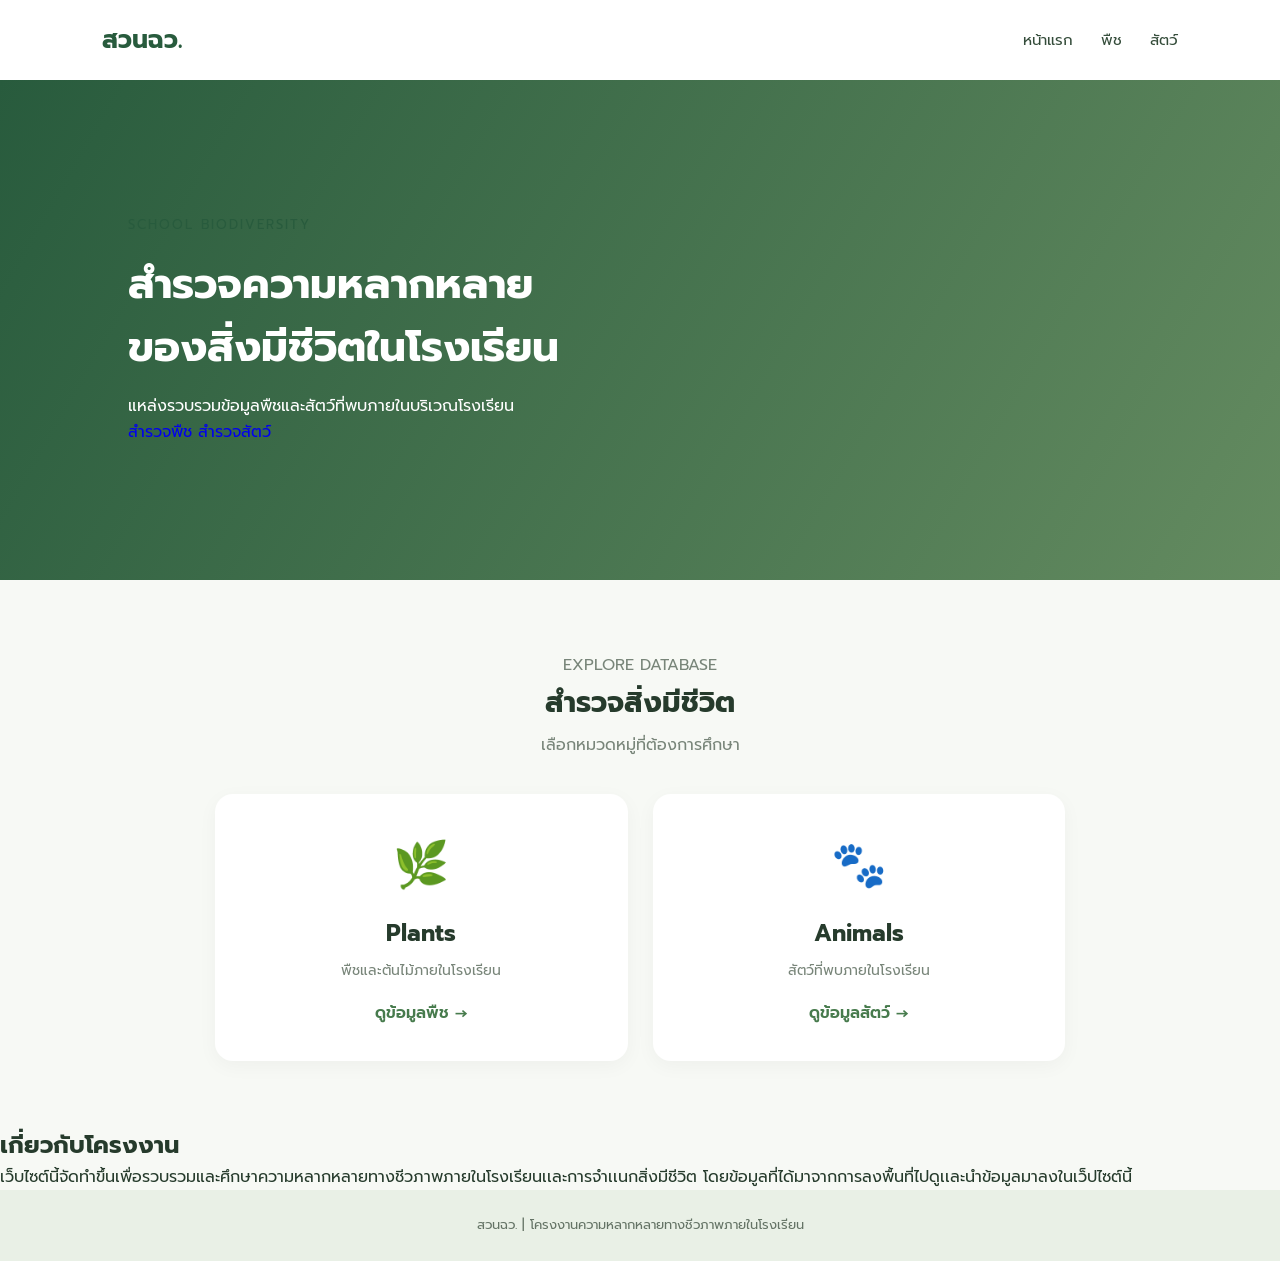
<file: index.html>
<!DOCTYPE html>
<html lang="th">
<head>
  <meta charset="UTF-8">
  <meta name="viewport" content="width=device-width, initial-scale=1.0">
  <meta name="description" content="ฐานข้อมูลความหลากหลายทางชีวภาพภายในโรงเรียน">
  <title>สวนฉว. | ฐานข้อมูลสิ่งมีชีวิต</title>
  <link rel="stylesheet" href="style.css">
</head>
<body>
  <header class="navbar">
    <a href="index.html" class="logo">สวนฉว.</a>
    <nav>
      <a href="index.html" class="active">หน้าแรก</a>
      <a href="plants.html">พืช</a>
      <a href="animals.html">สัตว์</a>
    </nav>
  </header>

  <main>
    <section class="hero">
      <div class="hero-content">
        <p class="subtitle">SCHOOL BIODIVERSITY</p>
        <h1>สำรวจความหลากหลาย<br>ของสิ่งมีชีวิตในโรงเรียน</h1>
        <p>แหล่งรวบรวมข้อมูลพืชและสัตว์ที่พบภายในบริเวณโรงเรียน</p>
        <div class="hero-actions">
          <a class="button" href="plants.html">สำรวจพืช</a>
          <a class="button button-outline" href="animals.html">สำรวจสัตว์</a>
        </div>
      </div>
    </section>

    <section class="explore">
      <p class="eyebrow">EXPLORE DATABASE</p>
      <h2>สำรวจสิ่งมีชีวิต</h2>
      <p class="section-intro">เลือกหมวดหมู่ที่ต้องการศึกษา</p>
      <div class="category-container">
        <a href="plants.html" class="category-card">
          <div class="category-icon">🌿</div>
          <h3>Plants</h3>
          <p>พืชและต้นไม้ภายในโรงเรียน</p>
          <span>ดูข้อมูลพืช →</span>
        </a>
        <a href="animals.html" class="category-card">
          <div class="category-icon">🐾</div>
          <h3>Animals</h3>
          <p>สัตว์ที่พบภายในโรงเรียน</p>
          <span>ดูข้อมูลสัตว์ →</span>
        </a>
      </div>
    </section>

    <section class="project-note">
      <h2>เกี่ยวกับโครงงาน</h2>
      <p>เว็บไซต์นี้จัดทำขึ้นเพื่อรวบรวมและศึกษาความหลากหลายทางชีวภาพภายในโรงเรียนเเละการจำเเนกสิ่งมีชีวิต โดยข้อมูลที่ได้มาจากการลงพื้นที่ไปดูเเละนำข้อมูลมาลงในเว็ปไซต์นี้</p>
    </section>
  </main>

  <footer><p>สวนฉว. | โครงงานความหลากหลายทางชีวภาพภายในโรงเรียน</p></footer>
</body>
</html>
</file>
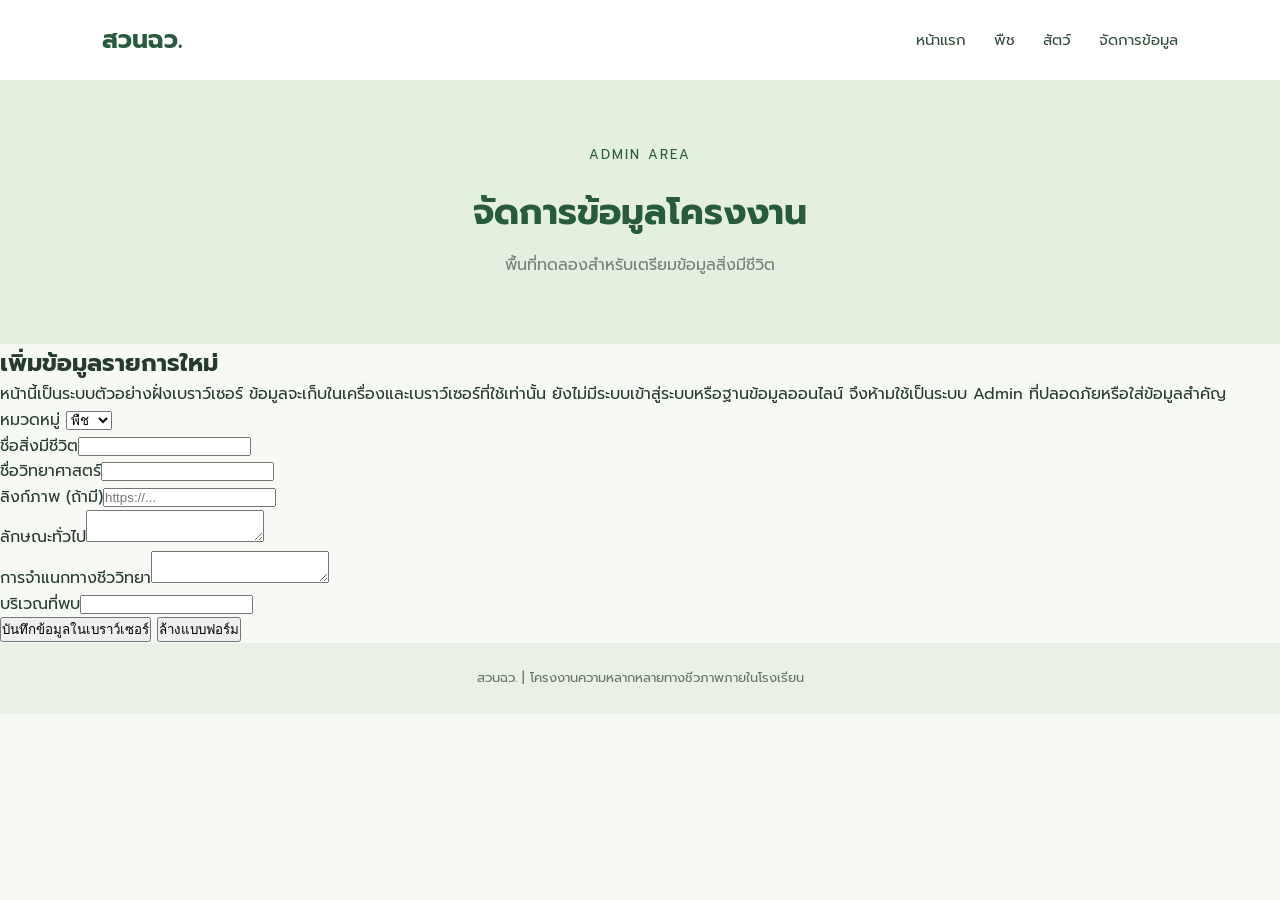
<file: admin.html>
<!DOCTYPE html>
<html lang="th">
<head>
  <meta charset="UTF-8">
  <meta name="viewport" content="width=device-width, initial-scale=1.0">
  <title>จัดการข้อมูล | สวนฉว.</title>
  <link rel="stylesheet" href="style.css">
  <script src="admin.js" defer></script>
</head>
<body>
  <header class="navbar">
    <a href="index.html" class="logo">สวนฉว.</a>
    <nav>
      <a href="index.html">หน้าแรก</a>
      <a href="plants.html">พืช</a>
      <a href="animals.html">สัตว์</a>
      <a href="admin.html" class="active">จัดการข้อมูล</a>
    </nav>
  </header>
  <main>
    <section class="page-banner">
      <p class="subtitle">ADMIN AREA</p>
      <h1>จัดการข้อมูลโครงงาน</h1>
      <p>พื้นที่ทดลองสำหรับเตรียมข้อมูลสิ่งมีชีวิต</p>
    </section>
    <section class="admin-wrap">
      <div class="admin-panel">
        <h2>เพิ่มข้อมูลรายการใหม่</h2>
        <div class="notice">
          หน้านี้เป็นระบบตัวอย่างฝั่งเบราว์เซอร์ ข้อมูลจะเก็บในเครื่องและเบราว์เซอร์ที่ใช้เท่านั้น
          ยังไม่มีระบบเข้าสู่ระบบหรือฐานข้อมูลออนไลน์ จึงห้ามใช้เป็นระบบ Admin ที่ปลอดภัยหรือใส่ข้อมูลสำคัญ
        </div>
        <form id="record-form">
          <div class="field">
            <label for="record-type">หมวดหมู่</label>
            <select id="record-type" required><option value="plant">พืช</option><option value="animal">สัตว์</option></select>
          </div>
          <div class="field"><label for="record-name">ชื่อสิ่งมีชีวิต</label><input id="record-name" required></div>
          <div class="field"><label for="record-scientific">ชื่อวิทยาศาสตร์</label><input id="record-scientific"></div>
          <div class="field"><label for="record-image">ลิงก์ภาพ (ถ้ามี)</label><input id="record-image" type="url" placeholder="https://..."></div>
          <div class="field"><label for="record-description">ลักษณะทั่วไป</label><textarea id="record-description"></textarea></div>
          <div class="field"><label for="record-classification">การจำแนกทางชีววิทยา</label><textarea id="record-classification"></textarea></div>
          <div class="field"><label for="record-location">บริเวณที่พบ</label><input id="record-location"></div>
          <div class="form-actions">
            <button class="primary-button" type="submit">บันทึกข้อมูลในเบราว์เซอร์</button>
            <button class="secondary-button" type="reset">ล้างแบบฟอร์ม</button>
          </div>
        </form>
        <p id="save-message" class="notice" hidden></p>
      </div>
    </section>
  </main>
  <footer><p>สวนฉว. | โครงงานความหลากหลายทางชีวภาพภายในโรงเรียน</p></footer>
</body>
</html>
</file>
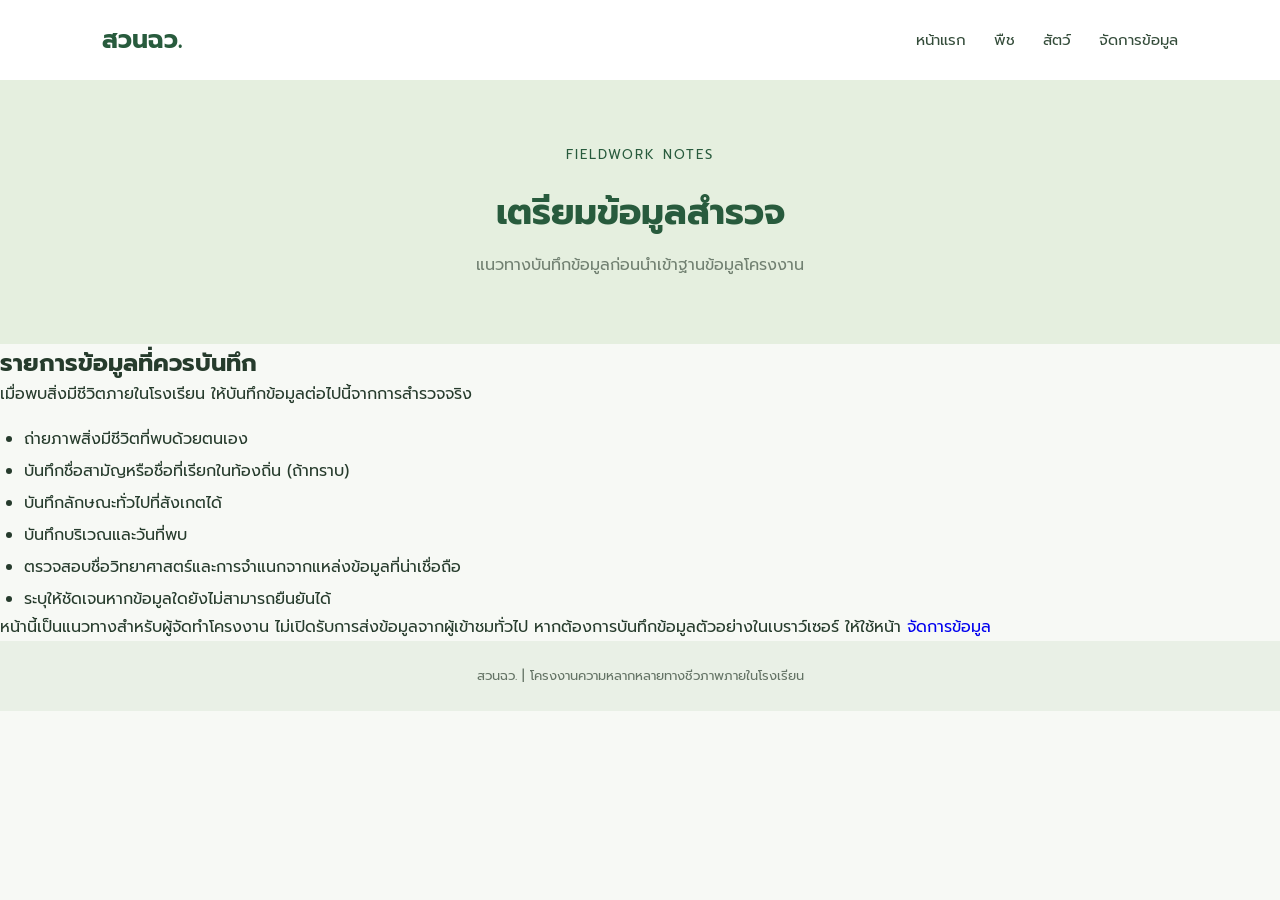
<file: submit.html>
<!DOCTYPE html>
<html lang="th">
<head>
  <meta charset="UTF-8">
  <meta name="viewport" content="width=device-width, initial-scale=1.0">
  <title>เตรียมข้อมูลสำรวจ | สวนฉว.</title>
  <link rel="stylesheet" href="style.css">
</head>
<body>
  <header class="navbar">
    <a href="index.html" class="logo">สวนฉว.</a>
    <nav>
      <a href="index.html">หน้าแรก</a>
      <a href="plants.html">พืช</a>
      <a href="animals.html">สัตว์</a>
      <a href="admin.html">จัดการข้อมูล</a>
    </nav>
  </header>
  <main>
    <section class="page-banner">
      <p class="subtitle">FIELDWORK NOTES</p>
      <h1>เตรียมข้อมูลสำรวจ</h1>
      <p>แนวทางบันทึกข้อมูลก่อนนำเข้าฐานข้อมูลโครงงาน</p>
    </section>
    <section class="admin-wrap">
      <div class="admin-panel">
        <h2>รายการข้อมูลที่ควรบันทึก</h2>
        <p>เมื่อพบสิ่งมีชีวิตภายในโรงเรียน ให้บันทึกข้อมูลต่อไปนี้จากการสำรวจจริง</p>
        <ul style="padding-left: 24px; line-height: 2; margin-top: 15px;">
          <li>ถ่ายภาพสิ่งมีชีวิตที่พบด้วยตนเอง</li>
          <li>บันทึกชื่อสามัญหรือชื่อที่เรียกในท้องถิ่น (ถ้าทราบ)</li>
          <li>บันทึกลักษณะทั่วไปที่สังเกตได้</li>
          <li>บันทึกบริเวณและวันที่พบ</li>
          <li>ตรวจสอบชื่อวิทยาศาสตร์และการจำแนกจากแหล่งข้อมูลที่น่าเชื่อถือ</li>
          <li>ระบุให้ชัดเจนหากข้อมูลใดยังไม่สามารถยืนยันได้</li>
        </ul>
        <div class="notice">หน้านี้เป็นแนวทางสำหรับผู้จัดทำโครงงาน ไม่เปิดรับการส่งข้อมูลจากผู้เข้าชมทั่วไป หากต้องการบันทึกข้อมูลตัวอย่างในเบราว์เซอร์ ให้ใช้หน้า <a href="admin.html">จัดการข้อมูล</a></div>
      </div>
    </section>
  </main>
  <footer><p>สวนฉว. | โครงงานความหลากหลายทางชีวภาพภายในโรงเรียน</p></footer>
</body>
</html>
</file>
<file: style.css>
/* ========================================
   SUAN-CHIW | SCHOOL BIODIVERSITY
   Main Stylesheet
======================================== */

/* Google Font */
@import url('https://fonts.googleapis.com/css2?family=Prompt:wght@300;400;500;600;700&display=swap');

/* ========================================
   RESET & GLOBAL
======================================== */

* {
    margin: 0;
    padding: 0;
    box-sizing: border-box;
}

body {
    font-family: 'Prompt', sans-serif;
    background: #f7f9f5;
    color: #263b2c;
    line-height: 1.6;
}

a {
    text-decoration: none;
}

/* ========================================
   NAVBAR
======================================== */

.navbar {
    display: flex;
    justify-content: space-between;
    align-items: center;
    padding: 20px 8%;
    background: white;
    box-shadow: 0 2px 10px rgba(0, 0, 0, 0.03);
}

.logo {
    font-size: 25px;
    font-weight: 700;
    color: #285b3d;
}

nav {
    display: flex;
    align-items: center;
    gap: 28px;
}

nav a {
    color: #344c3a;
    font-size: 15px;
    transition: 0.3s;
}

nav a:hover {
    color: #6a9c58;
}

/* ========================================
   HOME HERO
======================================== */

.hero {
    min-height: 500px;
    display: flex;
    align-items: center;
    padding: 70px 10%;
    background: linear-gradient(
        120deg,
        #285b3d,
        #648b60
    );
    color: white;
}

.hero-content {
    max-width: 650px;
    position: relative;
    z-index: 1;
}

/* BIODIVERSITY DATABASE */
.hero .subtitle {
    color: #285b3d;
    font-size: 13px;
    letter-spacing: 2px;
    margin-bottom: 18px;
}

.hero h1 {
    font-size: 42px;
    line-height: 1.5;
    margin-bottom: 15px;
    color: white;
}

.hero-content > p:last-child {
    color: #f0f5ed;
    line-height: 1.8;
}

/* ========================================
   EXPLORE SECTION
======================================== */

.explore {
    padding: 65px 8%;
    text-align: center;
}

.explore h2 {
    font-size: 29px;
}

.explore > p {
    color: #788579;
    margin-top: 8px;
}

.category-container {
    display: grid;
    grid-template-columns: repeat(2, 1fr);
    gap: 25px;
    max-width: 850px;
    margin: 35px auto 0;
}

.category-card {
    display: block;
    padding: 35px 25px;
    background: white;
    border-radius: 18px;
    color: #263b2c;
    box-shadow: 0 5px 20px rgba(0, 0, 0, 0.04);
    transition: 0.3s;
}

.category-card:hover {
    transform: translateY(-5px);
    box-shadow: 0 10px 25px rgba(0, 0, 0, 0.08);
}

.category-icon {
    font-size: 45px;
    margin-bottom: 15px;
}

.category-card h3 {
    font-size: 23px;
    margin-bottom: 8px;
}

.category-card p {
    color: #788579;
    font-size: 14px;
    margin-bottom: 18px;
}

.category-card span {
    color: #477b4d;
    font-weight: 600;
}

/* ========================================
   FOOTER
======================================== */

footer {
    text-align: center;
    padding: 25px;
    background: #e9f0e6;
    color: #647365;
    font-size: 13px;
}

/* ========================================
   PLANTS & ANIMALS PAGE
======================================== */

/* Page Banner */

.page-banner {
    padding: 65px 8%;
    text-align: center;
    background: #e5efdf;
}

/* PLANT DATABASE และ ANIMAL DATABASE */
.page-banner .subtitle {
    color: #285b3d;
    font-size: 13px;
    letter-spacing: 2px;
    margin-bottom: 18px;
}

.page-banner h1 {
    font-size: 36px;
    margin: 12px 0;
    color: #285b3d;
}

.page-banner > p:last-child {
    color: #718071;
}

/* Database Section */

.database-section {
    padding: 55px 8%;
    max-width: 1250px;
    margin: auto;
}

.database-heading {
    display: flex;
    justify-content: space-between;
    align-items: center;
    gap: 15px;
    margin-bottom: 25px;
}

.database-heading h2 {
    font-size: 25px;
}

.database-heading p {
    color: #788579;
    font-size: 14px;
    margin-top: 5px;
}

#plant-count {
    color: #477b4d;
    font-size: 14px;
}

/* Search */

.search-box {
    margin-bottom: 30px;
}

.search-box input {
    width: 100%;
    padding: 14px 18px;
    border: 1px solid #dce5d9;
    border-radius: 12px;
    font-family: inherit;
    font-size: 15px;
    outline: none;
    background: white;
}

.search-box input:focus {
    border-color: #6a9c58;
    box-shadow: 0 0 0 3px rgba(106, 156, 88, 0.1);
}

/* Database Grid */

.plant-grid {
    display: grid;
    grid-template-columns: repeat(3, 1fr);
    gap: 25px;
}

/* Organism Card */

.plant-card {
    background: white;
    border-radius: 16px;
    overflow: hidden;
    box-shadow: 0 5px 20px rgba(0, 0, 0, 0.05);
    cursor: pointer;
    transition: 0.3s;
}

.plant-card:hover {
    transform: translateY(-5px);
    box-shadow: 0 10px 25px rgba(0, 0, 0, 0.08);
}

.plant-card img {
    display: block;
    width: 100%;
    height: 220px;
    object-fit: cover;
}

.plant-card-info {
    padding: 20px;
}

.plant-card-info h3 {
    margin-bottom: 8px;
    color: #285b3d;
}

.plant-card-info p {
    color: #788579;
    font-size: 13px;
    line-height: 1.7;
    margin-bottom: 15px;
}

.plant-card-info span {
    display: inline-block;
    margin-top: 12px;
    color: #477b4d;
    font-size: 14px;
    font-weight: 600;
}

/* View Button */

.view-button {
    border: none;
    padding: 10px 18px;
    background: #286b48;
    color: white;
    border-radius: 8px;
    cursor: pointer;
    font-family: inherit;
    transition: 0.3s;
}

.view-button:hover {
    background: #194b32;
}

/* Empty Message */

.empty-message {
    text-align: center;
    color: #788579;
    padding: 35px;
}

/* ========================================
   DETAIL MODAL
======================================== */

.modal {
    display: none;
    position: fixed;
    inset: 0;
    z-index: 1000;
    background: rgba(0, 0, 0, 0.65);
    justify-content: center;
    align-items: center;
    padding: 20px;
}

.modal.show {
    display: flex;
}

.modal-content {
    background: white;
    width: 100%;
    max-width: 650px;
    max-height: 90vh;
    overflow-y: auto;
    border-radius: 16px;
    position: relative;
    padding-bottom: 25px;
}

.modal-content > img {
    display: block;
    width: 100%;
    height: 300px;
    object-fit: cover;
}

.modal-info {
    padding: 22px;
}

.modal-info h2 {
    color: #285b3d;
    margin-bottom: 5px;
}

.modal-info h3 {
    margin-top: 20px;
    margin-bottom: 8px;
}

.modal-info p {
    margin-top: 12px;
    line-height: 1.8;
    color: #566658;
    white-space: pre-line;
}

.modal-info #detail-scientific {
    font-style: italic;
    color: #819080;
}

/* Close Button */

.modal-close {
    position: absolute;
    top: 12px;
    right: 15px;
    width: 38px;
    height: 38px;
    border: none;
    border-radius: 50%;
    background: white;
    font-size: 25px;
    cursor: pointer;
    z-index: 2;
}

/* ========================================
   RESPONSIVE DESIGN
======================================== */

@media (max-width: 800px) {
    .plant-grid {
        grid-template-columns: repeat(2, 1fr);
    }
}

@media (max-width: 600px) {
    .navbar {
        padding: 18px 5%;
        flex-direction: column;
        gap: 15px;
    }

    nav {
        gap: 18px;
        flex-wrap: wrap;
        justify-content: center;
    }

    .hero {
        min-height: 400px;
        padding: 55px 7%;
    }

    .hero h1 {
        font-size: 29px;
    }

    .category-container {
        grid-template-columns: 1fr;
    }

    .plant-grid {
        grid-template-columns: 1fr;
    }

    .database-heading {
        align-items: flex-start;
        flex-direction: column;
    }

    .page-banner h1 {
        font-size: 28px;
    }

    .modal-content > img {
        height: 200px;
    }
}

/* ========================================
   CONTACT SECTION
======================================== */

.contact-section {
    padding: 55px 8%;
    background: #e5efdf;
}

.contact-content {
    max-width: 850px;
    margin: auto;
    text-align: center;
}

.contact-content .subtitle {
    color: #285b3d;
}

.contact-content h2 {
    color: #285b3d;
    font-size: 27px;
    margin-bottom: 15px;
}

.contact-content > p:not(.subtitle) {
    color: #647365;
    font-size: 14px;
    line-height: 1.9;
}

.contact-info {
    margin: 25px auto 0;
    padding: 20px;
    max-width: 500px;
    background: white;
    border-radius: 14px;
    text-align: left;
    box-shadow: 0 5px 20px rgba(0, 0, 0, 0.04);
}

.contact-info p {
    color: #566658;
    font-size: 14px;
    margin: 8px 0;
    overflow-wrap: anywhere;
}

.contact-info strong {
    color: #285b3d;
}

@media (max-width: 600px) {
    .contact-section {
        padding: 40px 6%;
    }

    .contact-content h2 {
        font-size: 22px;
    }
}
</file>
